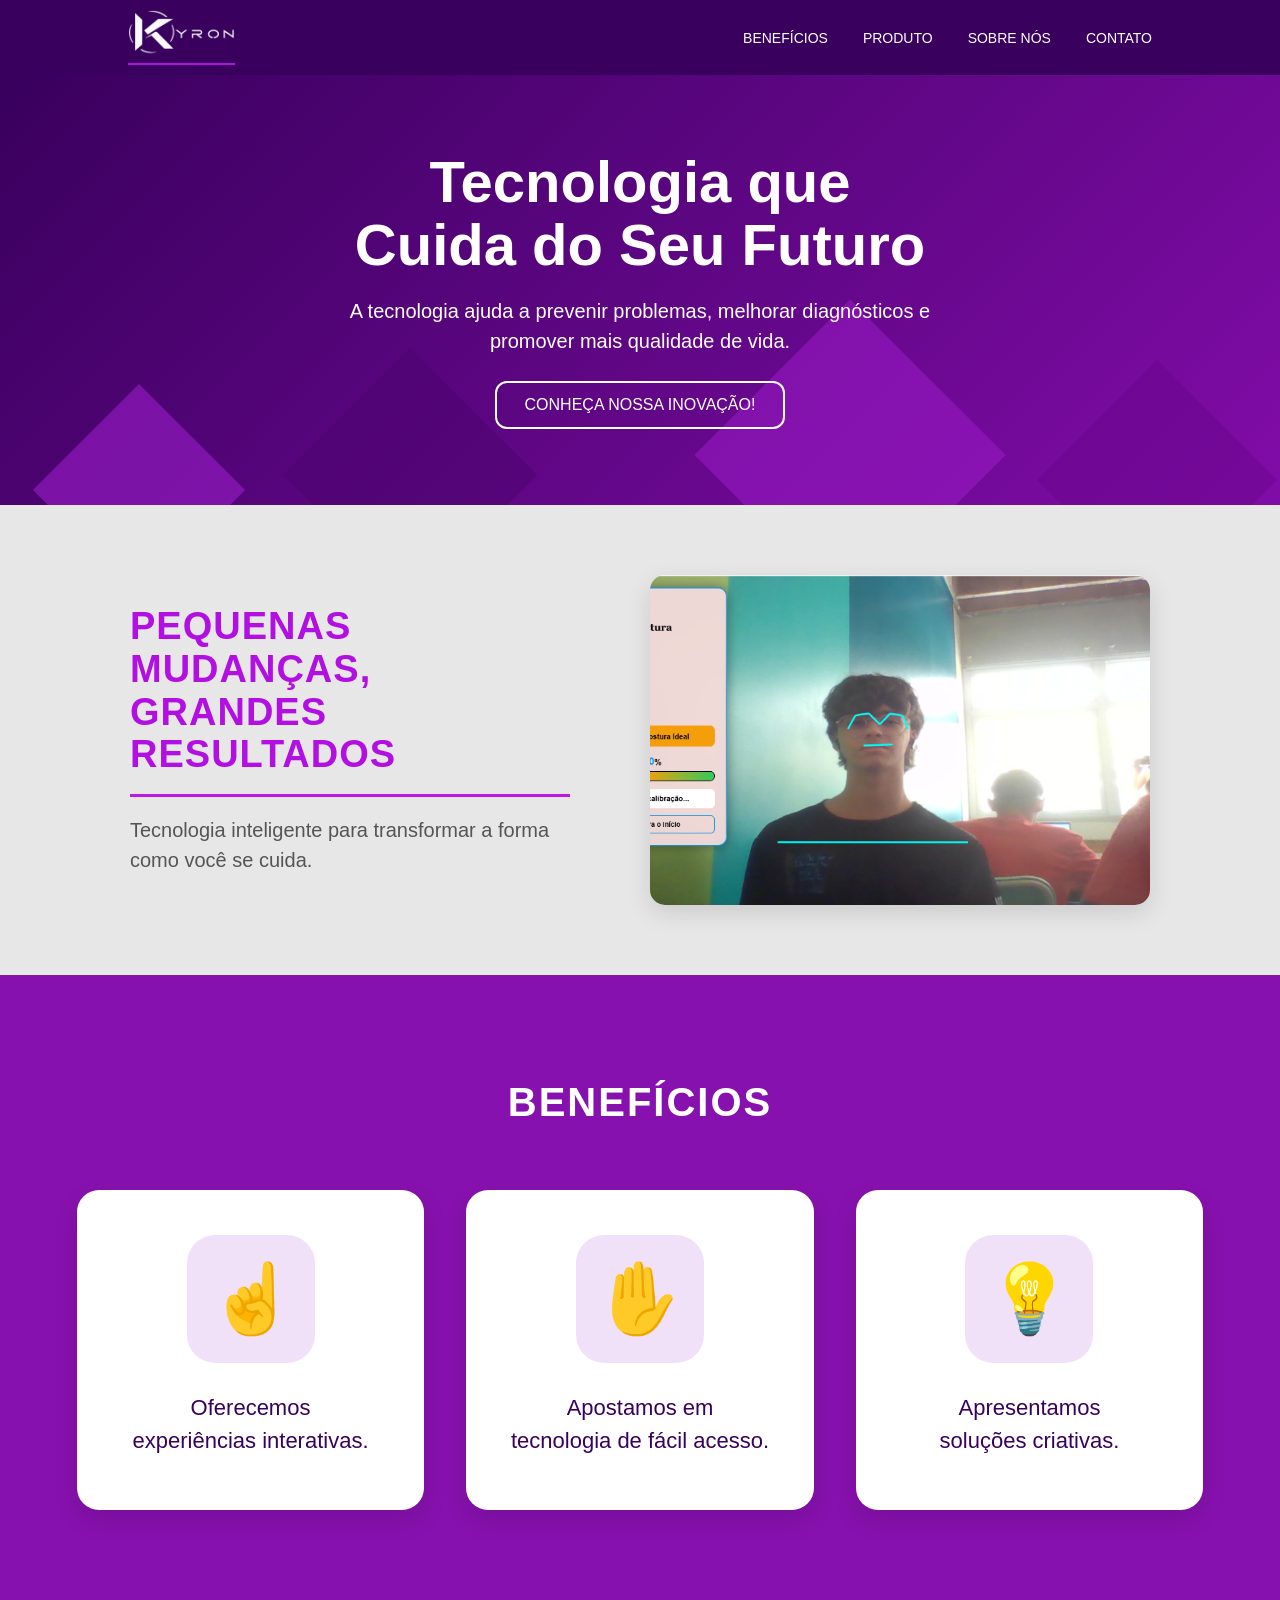
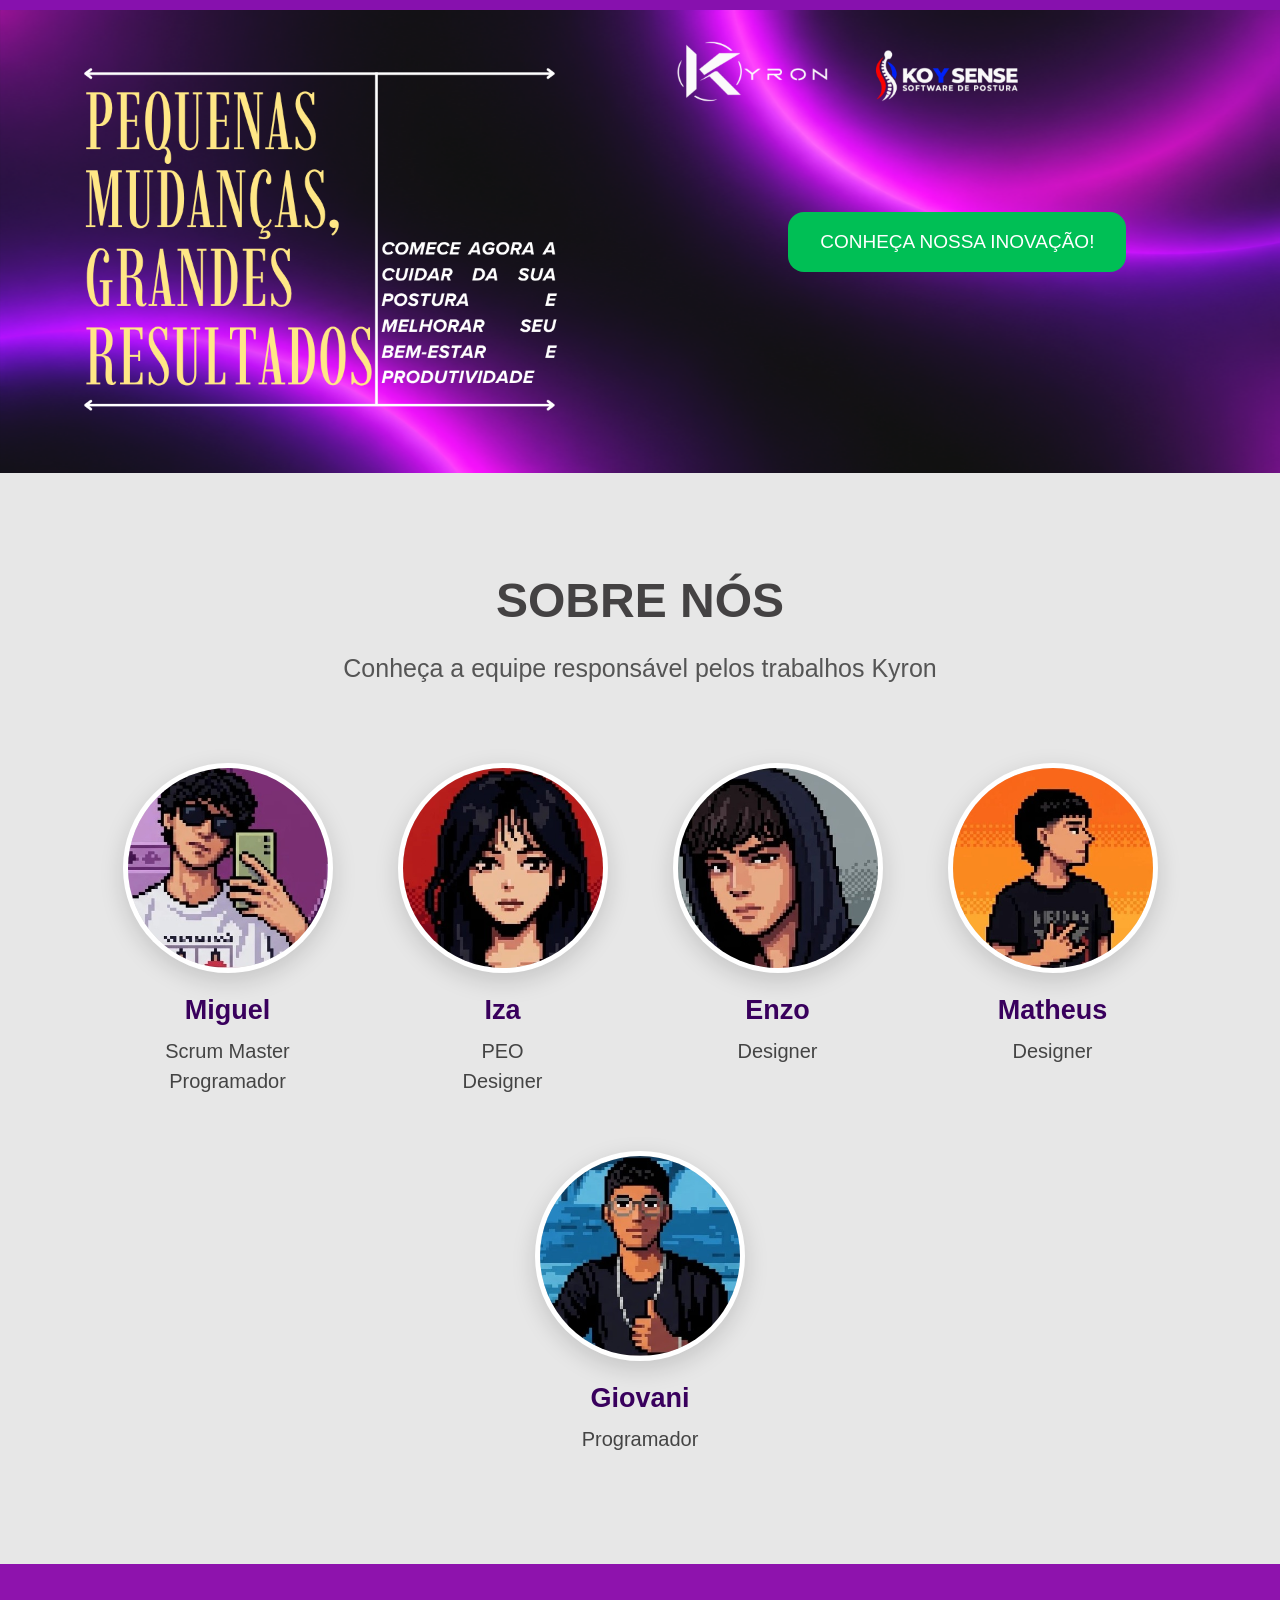
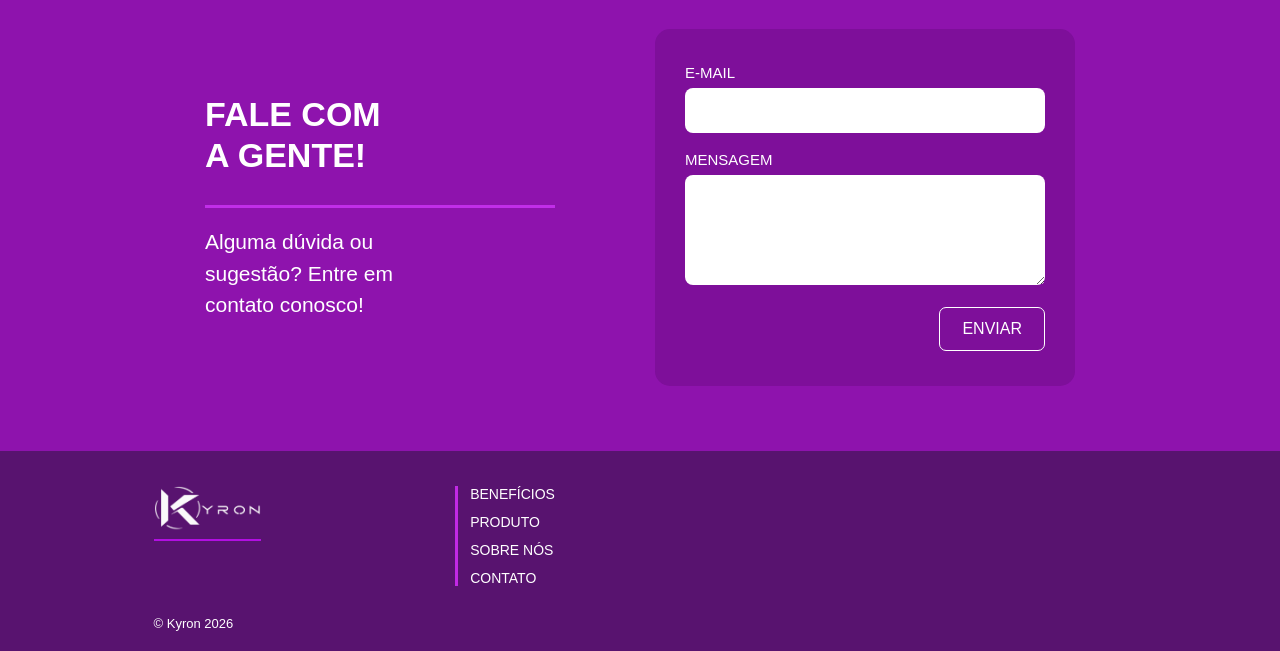
<file: index.html>
<!DOCTYPE html>
<html lang="pt-BR">

<head>
    <meta charset="UTF-8">
    <meta name="viewport" content="width=device-width, initial-scale=1.0">

    <title>Kyron | Tecnologia que Cuida do Seu Futuro</title>

    <link rel="stylesheet" href="./CSS/style.css">
</head>

<body>

    <!-- ================= CABEÇALHO ================= -->

    <header class="header">

        <a href="#inicio" class="logo">
        <img src="./IMG/removegb.png" alt="Logo Kyron" class="logo-img">
    </a>

        <nav class="menu">
            <a href="#beneficios">BENEFÍCIOS</a>
            <a href="#produto">PRODUTO</a>
            <a href="#sobre">SOBRE NÓS</a>
            <a href="#contato">CONTATO</a>
        </nav>

    </header>


    <!-- ================= CONTEÚDO ================= -->

    <main>

        <!-- HERO -->

        <section id="inicio" class="hero">

            <div class="hero-content">

                <h1>
                    Tecnologia que<br>
                    Cuida do Seu Futuro
                </h1>

                <p>
                    A tecnologia ajuda a prevenir problemas, melhorar
                    diagnósticos e promover mais qualidade de vida.
                </p>

                <a href="./segundosite.html" class="botao-outline">
                    CONHEÇA NOSSA INOVAÇÃO!
                </a>

            </div>

            <div class="formas">

                <div class="forma forma1"></div>
                <div class="forma forma2"></div>
                <div class="forma forma3"></div>
                <div class="forma forma4"></div>

            </div>

        </section>


        <!-- ================= PRODUTO ================= -->

        <section id="produto" class="produto">

            <div class="produto-texto">

                <h2>
                    PEQUENAS<br>
                    MUDANÇAS,<br>
                    GRANDES<br>
                    RESULTADOS
                </h2>

                <div class="linha-roxa"></div>

                <p>
                    Tecnologia inteligente para
                    transformar a forma como
                    você se cuida.
                </p>

            </div>
            </div>

            <div class="produto-imagem">
                <img src="./IMG/Analise de postura.png" class="imagem-direita" alt="Análise de postura">

</div>
             


        </section>


        <!-- ================= BENEFÍCIOS ================= -->

        <section id="beneficios" class="beneficios">

            <h2 id="kk">BENEFÍCIOS</h2>

            <div class="beneficios-container">

                <div class="beneficio">

                    <div class="icone">
                        ☝
                    </div>

                    <p>
                Oferecemos<br>
                experiências interativas.
            </p>

                </div>


                <div class="beneficio">

                    <div class="icone">
                        ✋
                    </div>

                    <p>
                Apostamos em<br>
                tecnologia de fácil acesso.
            </p>

                </div>


                <div class="beneficio">

                    <div class="icone">
                        💡
                    </div>

                    <p>
                Apresentamos<br>
                soluções criativas.
            </p>
                </div>

            </div>

        </section>


        <!-- ================= KOISENSE ================= -->

       <section class="koisense">

    <!-- Imagem de fundo completa com texto embutido -->
    <img src="./IMG/banner-kyron.png.png" alt="Kyron & Koisense - Pequenas Mudanças, Grandes Resultados" class="koisense-bg-img">

    <!-- Botão posicionado no centro-direito -->
    <a href="./segundosite.html" class="botao-verde koisense-btn">
        CONHEÇA NOSSA INOVAÇÃO!
    </a>

</section>


        <!-- ================= SOBRE NÓS ================= -->

        <section id="sobre" class="sobre">

            <h2>SOBRE NÓS</h2>

            <p class="subtitulo">
                Conheça a equipe responsável pelos trabalhos Kyron
            </p>


           <div class="equipe">

    <div class="membro">
        <div class="foto">
            <img src="./IMG/matheus.png" alt="Miguel">
        </div>
        <h3>Miguel</h3>
        <p>
            Scrum Master<br>
            Programador
        </p>
    </div>

    <div class="membro">
        <div class="foto">
            <img src="./IMG/Iza (2).png" alt="Iza">
        </div>
        <h3>Iza</h3>
        <p>
            PEO<br>
            Designer
        </p>
    </div>

    <div class="membro">
        <div class="foto">
            <img src="./IMG/Enzo.png" alt="Enzo">
        </div>
        <h3>Enzo</h3>
        <p>
            Designer
        </p>
    </div>

    <div class="membro">
        <div class="foto">
            <img src="./IMG/daleluchi.png" alt="Matheus">
        </div>
        <h3>Matheus</h3>
        <p>
            Designer
        </p>
    </div>

    <div class="membro">
        <div class="foto">
            <img src="./IMG/Giovani.png" alt="Giovani">
        </div>
        <h3>Giovani</h3>
        <p>
            Programador
        </p>
    </div>

</div>

        </section>


        <!-- ================= CONTATO ================= -->

        <section id="contato" class="contato">

            <div class="contato-texto">

                <h2>
                    FALE COM<br>
                    A GENTE!
                </h2>

                <div class="linha-contato"></div>

                <p>
                    Alguma dúvida ou<br>
                    sugestão? Entre em<br>
                    contato conosco!
                </p>

            </div>


            <form id="formulario" class="formulario">

                <label for="email">
                    E-MAIL
                </label>

                <input
                    type="email"
                    id="email"
                    required
                >


                <label for="mensagem">
                    MENSAGEM
                </label>

                <textarea
                    id="mensagem"
                    required
                ></textarea>


                <button type="submit">
                    ENVIAR
                </button>

            </form>

        </section>

    </main>


    <!-- ================= RODAPÉ ================= -->

    <footer class="footer">

        <div class="footer-logo">

             <a href="#inicio" class="logo">
        <img src="./IMG/removegb.png" alt="Logo Kyron" class="logo-img">
    </a>

        </div>


        <div class="footer-links">

            <a href="#beneficios">
                BENEFÍCIOS
            </a>

            <a href="#produto">
                PRODUTO
            </a>

            <a href="#sobre">
                SOBRE NÓS
            </a>

            <a href="#contato">
                CONTATO
            </a>

        </div>


        <p class="copyright">
            © Kyron 2026
        </p>

    </footer>


    <script src="./JS/script.js"></script>

</body>
</html>
</file>
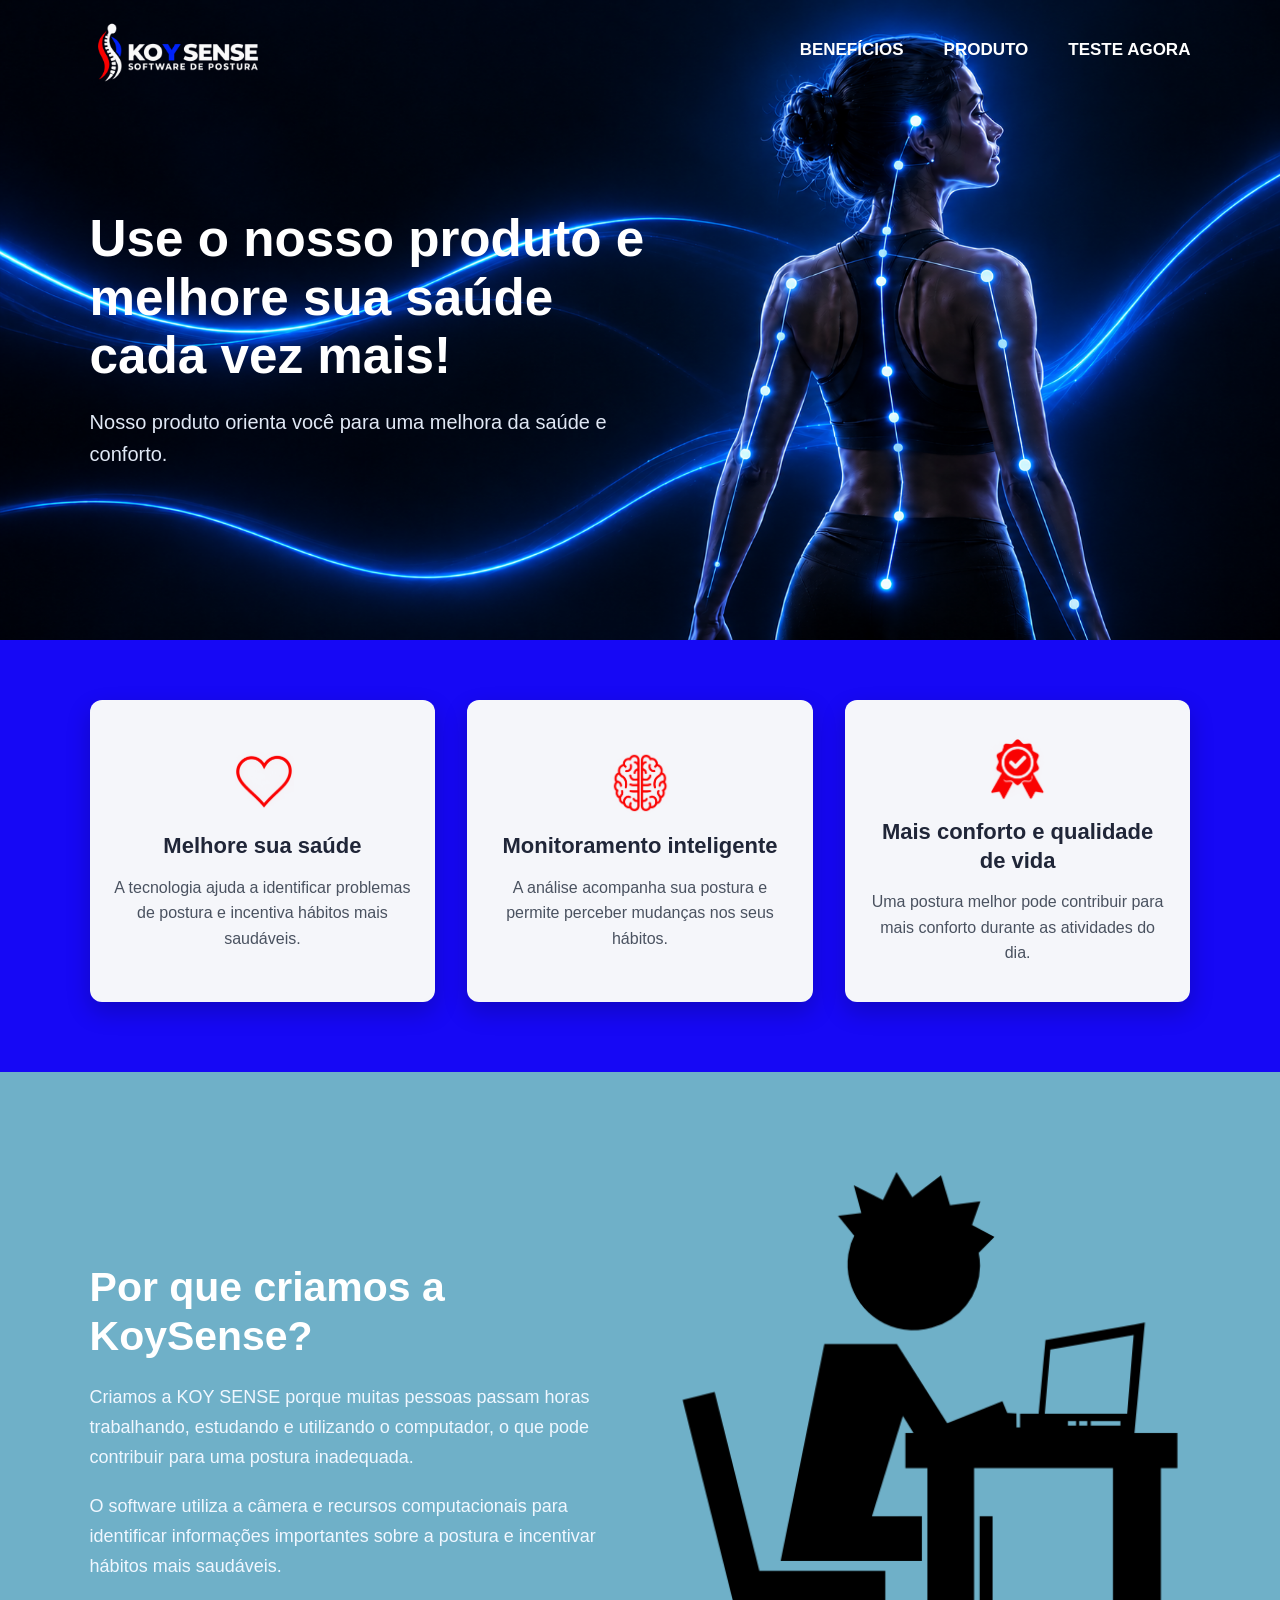
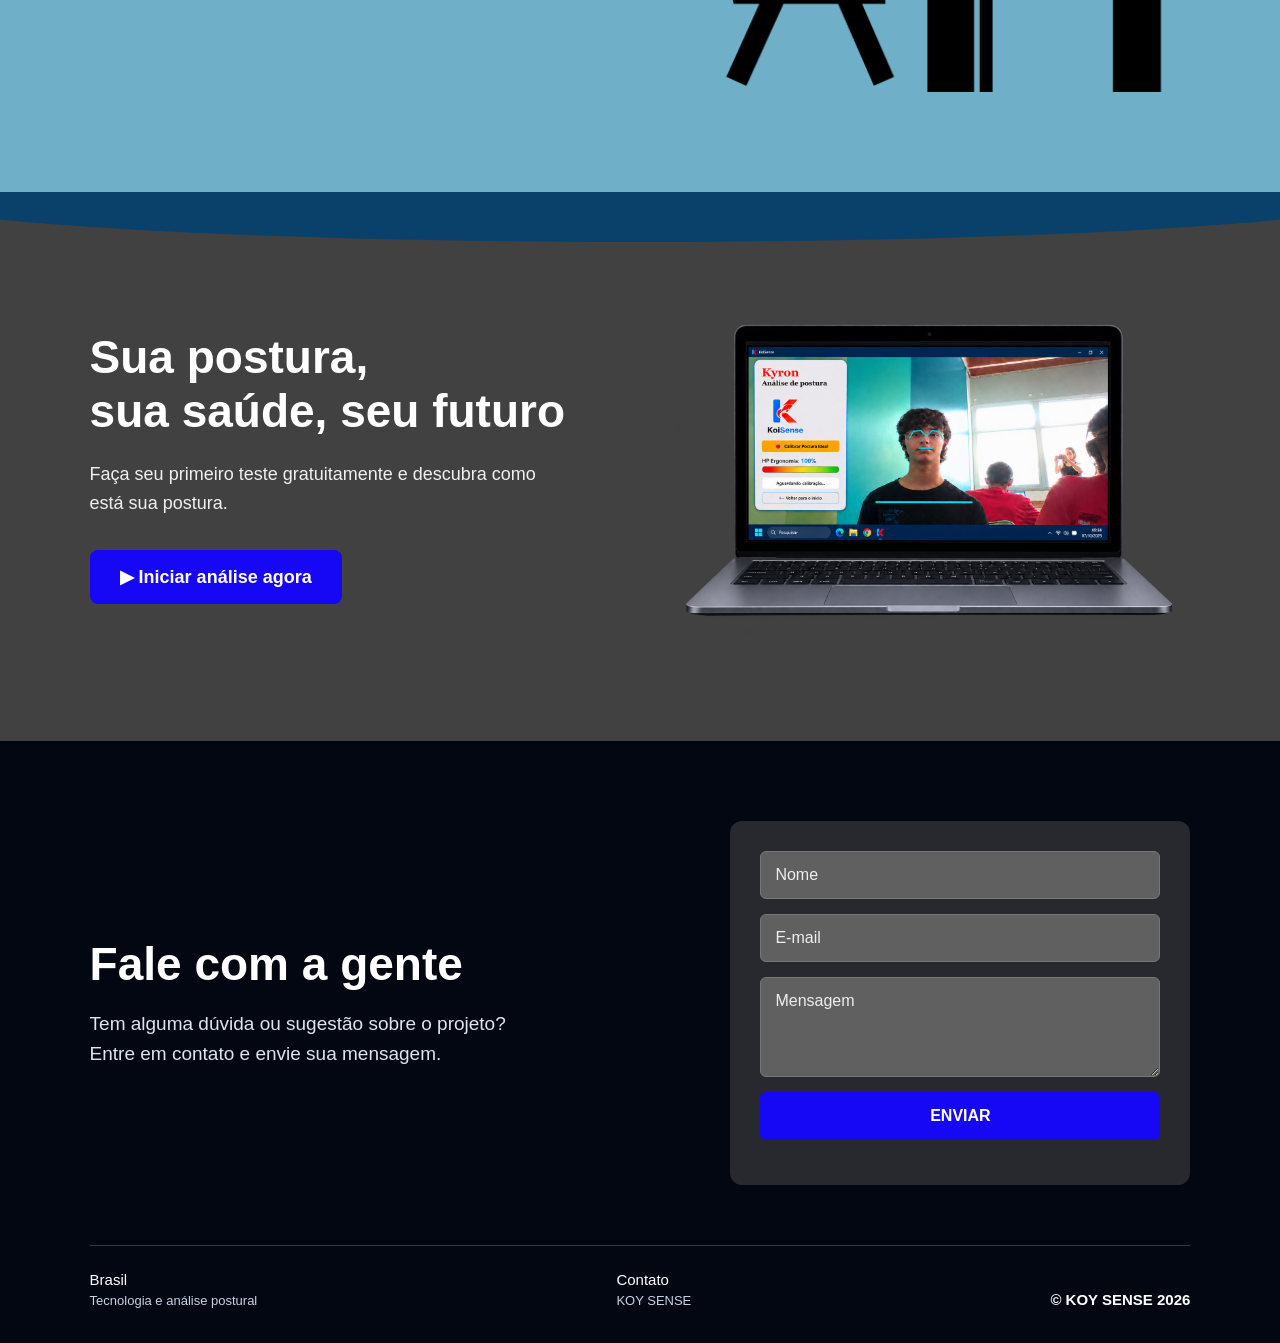
<file: segundosite.html>
<!DOCTYPE html>
<html lang="pt-BR">
<head>
    <meta charset="UTF-8">
    <meta name="viewport" content="width=device-width, initial-scale=1.0">
    <title>KOY SENSE | Tecnologia e Postura</title>
    <link rel="stylesheet" href="./CSS/segundosite.css">
    <script src="./JS/segundosite.js" defer></script>
</head>
<body>

    <header class="header">
        <a href="#inicio" class="logo">
            <img src="./IMG/logo.png" id="logo1" alt="Logo KOY SENSE">
        </a>

        <button class="menu-toggle" id="menuToggle" aria-label="Abrir menu" aria-expanded="false">☰</button>

        <nav class="menu" id="menu">
            <a href="#beneficios">BENEFÍCIOS</a>
            <a href="#produto">PRODUTO</a>
            <a href="#teste">TESTE AGORA</a>
        </nav>
    </header>

    <main>
        <section class="hero" id="inicio">
            <div class="hero-imagem-container">
                <img src="./IMG/telainicialsegundosite.png" alt="Pessoa com pontos luminosos para análise postural">
            </div>

            <div class="hero-text">
                <h1>Use o nosso produto e melhore sua saúde cada vez mais!</h1>
                <p>Nosso produto orienta você para uma melhora da saúde e conforto.</p>
            </div>
        </section>

        <section class="beneficios" id="beneficios">
            <article class="beneficio-card">
                <div class="icone">
                    <img src="./IMG/coracao.png" alt="Coração">
                </div>
                <h2>Melhore sua saúde</h2>
                <p>A tecnologia ajuda a identificar problemas de postura e incentiva hábitos mais saudáveis.</p>
            </article>

            <article class="beneficio-card">
                <div class="icone">
                    <img src="./IMG/cerebro.png" alt="Cérebro">
                </div>
                <h2>Monitoramento inteligente</h2>
                <p>A análise acompanha sua postura e permite perceber mudanças nos seus hábitos.</p>
            </article>

            <article class="beneficio-card">
                <div class="icone">
                    <img src="./IMG/medalha.png" alt="Medalha">
                </div>
                <h2>Mais conforto e qualidade de vida</h2>
                <p>Uma postura melhor pode contribuir para mais conforto durante as atividades do dia.</p>
            </article>
        </section>

        <section class="produto" id="produto">
            <div class="produto-texto">
                <h2>Por que criamos a KoySense?</h2>
                <p>Criamos a KOY SENSE porque muitas pessoas passam horas trabalhando, estudando e utilizando o computador, o que pode contribuir para uma postura inadequada.</p>
                <p>O software utiliza a câmera e recursos computacionais para identificar informações importantes sobre a postura e incentivar hábitos mais saudáveis.</p>
            </div>

            <div class="produto-imagem">
                <img src="./IMG/ICONE HOMEM PC.png" alt="Pessoa utilizando um notebook">
            </div>
        </section>

        <section class="teste" id="teste">
            <div class="teste-texto">
                <h2>Sua postura,<br>sua saúde, seu futuro</h2>
                <p>Faça seu primeiro teste gratuitamente e descubra como está sua postura.</p>
                <a href="analise.html" class="botao-teste">▶ Iniciar análise agora</a>
            </div>

            <div class="teste-imagem">
                <img src="./IMG/IIIIIIIIIIII.png" alt="Tela do software de análise postural">
            </div>
        </section>
    </main>

    <footer class="footer" id="contato">

        <div class="footer-conteudo">

            <div class="footer-texto">
                <h2 id="tituloContatos">Fale com a gente</h2>
                <p id="textoContatos">Tem alguma dúvida ou sugestão sobre o projeto? Entre em contato e envie sua mensagem.</p>
            </div>

            <form class="formulario" id="formContato">
                <label class="visually-hidden" for="nome">Nome</label>
                <input id="nome" type="text" name="nome" placeholder="Nome" required>

                <label class="visually-hidden" for="email">E-mail</label>
                <input id="email" type="email" name="email" placeholder="E-mail" required>

                <label class="visually-hidden" for="mensagem">Mensagem</label>
                <textarea id="mensagem" name="mensagem" placeholder="Mensagem" required></textarea>

                <button type="submit">ENVIAR</button>
                <p id="mensagemStatus" aria-live="polite"></p>
            </form>
        </div>

        <div class="footer-bottom">
            <div>
                <span>Brasil</span>
                <small>Tecnologia e análise postural</small>
            </div>

            <div>
                <span>Contato</span>
                <small>KOY SENSE</small>
            </div>

            <strong>© KOY SENSE 2026</strong>
        </div>
    </footer>

</body>
</html>
</file>
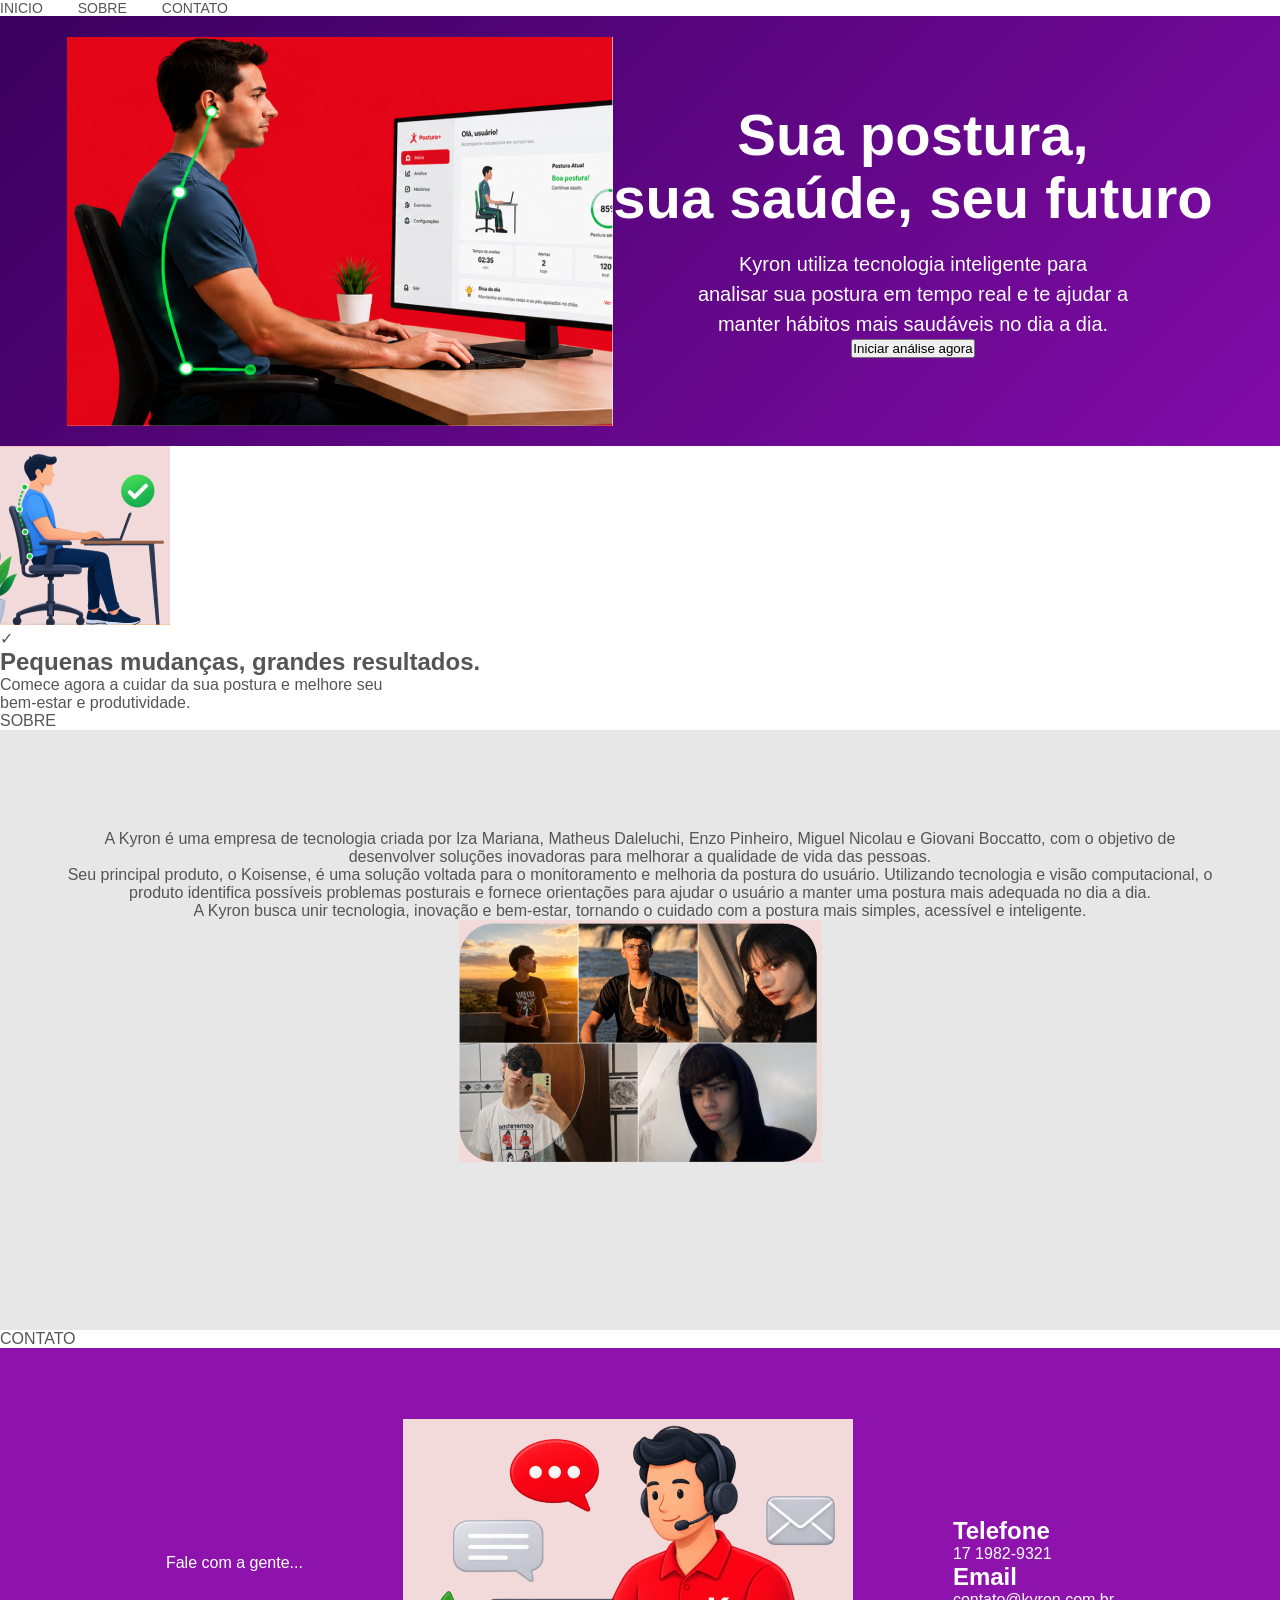
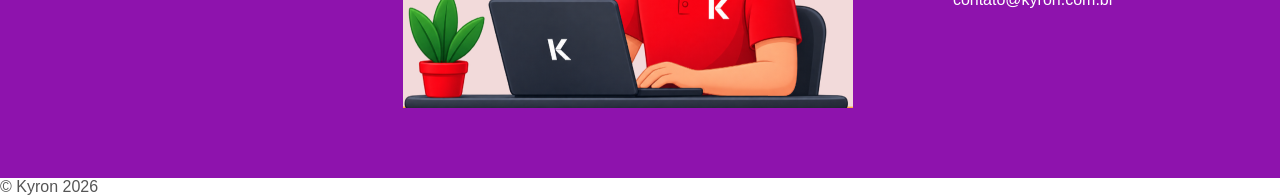
<file: IMG/PROJETO.HTML>
<!DOCTYPE html>
<html lang="pt-BR">
<head>
    <meta charset="UTF-8">
    <meta name="viewport" content="width=device-width, initial-scale=1.0">
    <title>Kyron</title>
    <link rel="stylesheet" href="/CSS/style.css">
</head>
<body>

<div class="site">

    <!-- MENU -->
    <header class="topo">
        <nav class="menu">
            <a href="#inicio">INICIO</a>
            <a href="#sobre">SOBRE</a>
            <a href="#contato">CONTATO</a>
        </nav>
    </header>

    <!-- INÍCIO -->
    <section id="inicio" class="hero">
        <img class="hero-visual" src="/IMG/hero.png" alt="">

        <div class="hero-texto">
            <h1>Sua postura,<br>sua saúde, seu futuro</h1>

            <p>
                Kyron utiliza tecnologia inteligente para<br>
                analisar sua postura em tempo real e te ajudar a<br>
                manter hábitos mais saudáveis no dia a dia.
            </p>

            <button class="botao-analise" id="iniciarAnalise">
                <span class="play"></span>
                <span>Iniciar análise agora</span>
            </button>
        </div>
    </section>

    <section class="chamada">
        <img class="chamada-visual" src="/IMG/postura.png" alt="">

        <div class="chamada-texto">
            <span class="check">✓</span>

            <h2>Pequenas mudanças, grandes resultados.</h2>

            <p>
                Comece agora a cuidar da sua postura e melhore seu<br>
                bem-estar e produtividade.
            </p>
        </div>
    </section>

    <!-- SOBRE -->
    <section id="sobre" class="pagina">
        <header class="titulo-pagina">SOBRE</header>

        <main class="sobre">
            <div class="sobre-texto">
                A Kyron é uma empresa de tecnologia criada por Iza Mariana, Matheus Daleluchi, Enzo Pinheiro, Miguel Nicolau e Giovani Boccatto, com o objetivo de desenvolver soluções inovadoras para melhorar a qualidade de vida das pessoas.<br>
                Seu principal produto, o Koisense, é uma solução voltada para o monitoramento e melhoria da postura do usuário. Utilizando tecnologia e visão computacional, o produto identifica possíveis problemas posturais e fornece orientações para ajudar o usuário a manter uma postura mais adequada no dia a dia.<br>
                A Kyron busca unir tecnologia, inovação e bem-estar, tornando o cuidado com a postura mais simples, acessível e inteligente.
            </div>

            <img class="equipe" id="fotoEquipe" src="/IMG/equipe.png" alt="">
        </main>
    </section>

    <!-- CONTATO -->
    <section id="contato" class="pagina">
        <header class="titulo-pagina">CONTATO</header>

        <main class="contato">
            <div class="contato-titulo">Fale com a gente...</div>

            <img class="atendimento" src="/IMG/atendimento.png" alt="">

            <div class="info">
                <div class="info-bloco">
                    <h2>Telefone</h2>
                    <p>17 1982-9321</p>
                </div>

                <div class="info-bloco">
                    <h2>Email</h2>
                    <p>contato@kyron.com.br</p>
                </div>
            </div>
        </main>
    </section>

    <footer class="rodape">© Kyron 2026</footer>

</div>

<script src="/JS/script.js"></script>
</body>
</html>
</file>
<file: CSS/style.css>
* {
    margin: 0;
    padding: 0;
    box-sizing: border-box;
}

html {
    scroll-behavior: smooth;
}

body {
    font-family: Arial, Helvetica, sans-serif;
    color: #555;
    background: white;
}

a {
    text-decoration: none;
    color: inherit;
}



/* CABEÇALHO */

.header {
    min-height: 75px;
    background: #39005d;
    display: flex;
    align-items: center;
    justify-content: space-between;
    padding: 0 10%;
    color: white;
    position: relative;
    z-index: 10;
}

.logo {
    display: flex;
    align-items: center;
}

.logo-img {
    height: 45px; /* Ajuste a altura máxima conforme desejado */
    width: auto;
    display: block;
    object-fit: contain;
}

.logo {
    display: flex;
    align-items: center;
    gap: 10px;
    color: #ffffff;
    font-size: 18px;
    letter-spacing: 3px;
    font-weight: bold;
    padding-bottom: 8px;
    border-bottom: 2px solid #b20fe2;
}

.logo-icon {
    font-size: 38px;
    font-weight: 900;
    color: #2563eb;
    line-height: 1;
}

.menu {
    display: flex;
    gap: 35px;
    font-size: 14px;
}

.menu a {
    transition: 0.3s;
}

.menu a:hover {
    color: #e58cff;
}

/* INÍCIO */

.hero {
    min-height: 430px;
    position: relative;
    overflow: hidden;
    background: linear-gradient(135deg, #39005d, #810ca8);
    color: white;
    text-align: center;
    display: flex;
    justify-content: center;
    align-items: center;
}

.hero-content {
    position: relative;
    z-index: 2;
    padding: 50px 20px;
}

.hero h1 {
    font-size: clamp(38px, 5vw, 58px);
    line-height: 1.08;
    font-weight: 700;
    margin-bottom: 20px;
}

.hero p {
    max-width: 650px;
    margin: auto;
    font-size: 20px;
    line-height: 1.5;
}

.botao-outline {
    display: inline-block;
    margin-top: 25px;
    padding: 13px 28px;
    border: 2px solid white;
    border-radius: 12px;
    font-size: 16px;
    transition: 0.3s;
}

.botao-outline:hover {
    background: white;
    color: #65058c;
}

.formas {
    position: absolute;
    bottom: 0;
    left: 0;
    width: 100%;
    height: 150px;
}

.forma {
    position: absolute;
    bottom: -60px;
    transform: rotate(45deg);
    opacity: 0.55;
}

.forma1 {
    width: 150px;
    height: 150px;
    left: 5%;
    background: #a020cf;
}

.forma2 {
    width: 180px;
    height: 180px;
    left: 25%;
    background: #4d0570;
}

.forma3 {
    width: 220px;
    height: 220px;
    right: 25%;
    background: #9c1bc6;
}

.forma4 {
    width: 170px;
    height: 170px;
    right: 3%;
    background: #6c078f;
}

/* PRODUTO */

.produto {
    width: 100%;
    min-height: 470px;
    background: #e7e7e7;
    display: flex;
    align-items: center;
    justify-content: center;
    gap: 80px;
    padding: 65px 8%;
}

.produto-texto {
    width: 440px;
    min-height: 330px;
    background: transparent; /* Removido o fundo branco */
    padding: 20px 0;         /* Ajustado o espaçamento */
    border-radius: 0;        /* Removidos os cantos arredondados */
    display: flex;
    flex-direction: column;
    justify-content: center;
    box-shadow: none;
}

.produto-texto h2 {
    color: #b20fe2;
    font-size: 38px;
    line-height: 1.12;
    letter-spacing: 1px;
    font-weight: 800;
}

.linha-roxa {
    width: 100%;
    height: 3px;
    background: #bc19e5;
    margin: 18px 0;
}

.produto-texto p {
    color: #555;
    font-size: 20px;
    line-height: 1.5;
}

.produto-imagem {
    width: 500px;
    height: 330px;
    overflow: hidden;
    border-radius: 15px;
    background: #ffffff;
    box-shadow: 0 8px 25px rgba(0, 0, 0, 0.12);
}

.produto-imagem img {
    width: 100%;
    height: 100%;
    object-fit: cover;
    display: block;
}

/* BENEFÍCIOS */

.beneficios {
    width: 100%;
    min-height: 550px;
    padding: 105px 6% 100px;
    background: #8711ae;
    text-align: center;
}

.beneficios h2 {
    color: #ffffff;
    font-size: 40px;
    font-weight: 800;
    letter-spacing: 2px;
    margin-bottom: 65px;
}

.beneficios-container {
    max-width: 1250px;
    margin: auto;
    display: flex;
    justify-content: center;
    align-items: stretch;
    gap: 42px;
}

.beneficio {
    flex: 1;
    max-width: 400px;
    min-height: 320px;
    padding: 45px 30px;
    background: #ffffff;
    border-radius: 22px;
    display: flex;
    flex-direction: column;
    align-items: center;
    justify-content: flex-start;
    box-shadow: 0 10px 25px rgba(0, 0, 0, 0.12);
    transition: 0.3s ease;
}

.beneficio:hover {
    transform: translateY(-10px);
    box-shadow: 0 18px 35px rgba(0, 0, 0, 0.2);
}

.icone {
    width: 128px;
    height: 128px;
    background: #f0e1f8;
    border-radius: 28px;
    display: flex;
    align-items: center;
    justify-content: center;
    font-size: 68px;
    margin-bottom: 28px;
}

.beneficio p {
    color: #39005d;
    font-size: 22px;
    line-height: 1.5;
    font-weight: 500;
    text-align: center;
}

/* KOISENSE */

/* KOISENSE */

.koisense {
    width: 100%;
    position: relative;
    display: flex;
    align-items: center;
    justify-content: flex-end;
    overflow: hidden;
}

.koisense-bg-img {
    width: 100%;
    height: auto;
    display: block;
    object-fit: cover;
}

.koisense-btn {
    position: absolute;
    right: 12%; /* Ajusta a posição horizontal no lado direito */
    top: 50%; /* Centraliza verticalmente */
    transform: translateY(-50%);
    z-index: 2;
    white-space: nowrap;
}

/* Ajustes de Responsividade para o Botão da Koisense */
@media (max-width: 850px) {
    .koisense-btn {
        right: 8%;
        font-size: 15px;
        padding: 12px 20px;
    }
}

@media (max-width: 450px) {
    .koisense-btn {
        right: 5%;
        font-size: 11px;
        padding: 8px 12px;
        border-radius: 8px;
    }
}

.koisense {
    width: 100%;
    position: relative;
    display: flex;
    align-items: center;
    justify-content: flex-end;
    overflow: hidden;
    padding: 0; /* Remove os espaçamentos internos que criavam o fundo cinza */
    background: transparent;
}

.koisense-texto {
    width: 550px;
}

.koisense-texto h2 {
    font-size: 42px;
    line-height: 1.25;
    font-weight: 800;
    margin-bottom: 25px;
}

.koisense-texto p {
    font-size: 23px;
    line-height: 1.5;
    margin-bottom: 30px;
}

.botao-verde {
    display: inline-block;
    background: #00bf55;
    color: white;
    padding: 19px 32px;
    font-size: 19px;
    border-radius: 16px;
    transition: 0.3s;
}

.botao-verde:hover {
    background: #009f48;
    transform: translateY(-4px);
}

.logo-koisense {
    width: 520px;
    display: flex;
    justify-content: center;
    align-items: center;
    text-align: center;
}

.logo-koisense-img,
.logo-koisense img {
    display: block;
    width: 400%;
    max-width: 480px;
    margin-left: -150px;
    margin-top: -40px;
    height: auto;
    object-fit: contain;
}

.simbolo-postura {
    width: 200px;
    height: 100px;
    margin: auto;
    position: relative;
}

.linha-vermelha {
    position: absolute;
    left: 13px;
    height: 67px;
    width: 5px;
    background: #e22;
    border-radius: 50%;
}

.linha-preta {
    position: absolute;
    left: 20px;
    height: 67px;
    width: 6px;
    background: black;
    border-radius: 50%;
}

.linha-azul {
    position: absolute;
    right: 2px;
    top: 20px;
    height: 25px;
    width: 7px;
    background: #1743dd;
}

/* SOBRE NÓS */

.sobre {
    width: 100%;
    min-height: 600px;
    background: #e7e7e7;
    text-align: center;
    padding: 100px 5% 110px;
}

.sobre h2 {
    font-size: 48px;
    color: #444243;
    font-weight: 800;
    margin-bottom: 22px;
}

.subtitulo {
    color: #555;
    font-size: 25px;
    line-height: 1.5;
    margin: 0 auto 75px;
}

.equipe {
    max-width: 1550px;
    margin: auto;
    display: flex;
    justify-content: center;
    align-items: flex-start;
    gap: 55px;
    flex-wrap: wrap;
}

.membro {
    width: 220px;
    text-align: center;
    transition: 0.3s ease;
}

.membro:hover {
    transform: translateY(-12px);
}

.foto {
    width: 210px;
    height: 210px;
    border-radius: 50%;
    overflow: hidden;
    margin: 0 auto 22px;
    border: 5px solid white;
    box-shadow: 0 8px 25px rgba(0, 0, 0, 0.15);
    background: #ddd;
}

.foto img {
    width: 100%;
    height: 100%;
    object-fit: cover;
    display: block;
    transition: 0.3s;
}

.membro:hover .foto img {
    transform: scale(1.08);
}

.membro h3 {
    font-size: 27px;
    color: #39005d;
    margin-bottom: 10px;
    font-weight: 800;
}

.membro p {
    font-size: 20px;
    line-height: 1.5;
    color: #444;
}

/* CONTATO */

.contato {
    min-height: 430px;
    background: #8e13ad;
    color: white;
    display: flex;
    justify-content: center;
    align-items: center;
    gap: 100px;
    padding: 65px 8%;
}

.contato-texto {
    width: 350px;
}

.contato-texto h2 {
    font-size: 34px;
    line-height: 1.2;
}

.linha-contato {
    height: 3px;
    width: 100%;
    background: #c12ee8;
    margin: 30px 0 18px;
}

.contato-texto p {
    font-size: 21px;
    line-height: 1.5;
}

.formulario {
    width: 420px;
    background: rgba(85, 5, 106, 0.28);
    padding: 35px 30px;
    border-radius: 15px;
}

.formulario label {
    display: block;
    font-size: 15px;
    margin-bottom: 7px;
}

.formulario input,
.formulario textarea {
    width: 100%;
    border: 0;
    border-radius: 8px;
    background: white;
    margin-bottom: 18px;
    padding: 13px;
    outline: none;
    font-family: Arial, Helvetica, sans-serif;
    font-size: 15px;
}

.formulario input {
    height: 45px;
}

.formulario textarea {
    height: 110px;
    resize: vertical;
}

.formulario button {
    display: block;
    margin-left: auto;
    background: transparent;
    color: white;
    border: 1px solid white;
    border-radius: 7px;
    padding: 12px 22px;
    cursor: pointer;
    font-size: 16px;
    transition: 0.3s;
}

.formulario button:hover {
    background: white;
    color: #8e13ad;
}

/* RODAPÉ */

.footer {
    min-height: 200px;
    background: #58136f;
    color: white;
    position: relative;
    padding: 35px 12%;
}

.footer-logo {
    position: absolute;
    left: 12%;
    top: 35px;
}

.footer-links {
    border-left: 3px solid #c229e5;
    padding-left: 12px;
    margin-left: 31%;
    display: flex;
    flex-direction: column;
    gap: 12px;
    font-size: 14px;
}

.footer-links a:hover {
    color: #e58cff;
}

.redes {
    position: absolute;
    right: 12%;
    top: 95px;
    display: flex;
    gap: 15px;
}

.redes a {
    width: 42px;
    height: 42px;
    border-radius: 50%;
    background: white;
    color: #ed4b9d;
    display: flex;
    justify-content: center;
    align-items: center;
    font-weight: bold;
    font-size: 20px;
    transition: 0.3s;
}

.redes a:last-child {
    color: red;
}

.redes a:hover {
    transform: scale(1.12);
}

.copyright {
    position: absolute;
    left: 12%;
    bottom: 20px;
    font-size: 13px;
}

/* RESPONSIVIDADE - TABLETS */

@media (max-width: 850px) {

    .header {
        padding: 15px 5%;
    }

    .menu {
        gap: 15px;
        font-size: 12px;
    }

    .produto {
        flex-direction: column;
        gap: 30px;
        padding: 55px 20px;
    }

    .produto-texto {
        width: 100%;
        max-width: 500px;
    }

    .produto-imagem {
        width: 100%;
        max-width: 500px;
    }

    .beneficios {
        padding: 65px 20px;
    }

    .beneficios h2 {
        font-size: 32px;
        margin-bottom: 40px;
    }

    .beneficios-container {
        flex-direction: column;
        align-items: center;
        gap: 25px;
    }

    .beneficio {
        width: 100%;
        max-width: 400px;
        min-height: 290px;
    }

    .koisense {
        flex-direction: column;
        text-align: center;
        gap: 45px;
        padding: 60px 25px;
    }

    .koisense-texto {
        width: 100%;
        max-width: 550px;
    }

    .koisense-texto h2 {
        font-size: 32px;
    }

    .koisense-texto p {
        font-size: 19px;
    }

    .logo-koisense {
        width: 100%;
        max-width: 380px;
    }

    .sobre {
        padding: 70px 20px;
    }

    .sobre h2 {
        font-size: 38px;
    }

    .subtitulo {
        font-size: 20px;
        margin-bottom: 50px;
    }

    .equipe {
        gap: 35px;
    }

    .membro {
        width: 170px;
    }

    .foto {
        width: 160px;
        height: 160px;
    }

    .membro h3 {
        font-size: 23px;
    }

    .membro p {
        font-size: 17px;
    }

    .contato {
        flex-direction: column;
        gap: 35px;
        padding: 55px 20px;
    }

    .contato-texto {
        width: 100%;
        max-width: 420px;
        text-align: center;
    }

    .formulario {
        width: 100%;
        max-width: 420px;
    }

    .footer {
        padding-left: 8%;
        padding-right: 8%;
    }

    .footer-logo {
        left: 8%;
    }

    .footer-links {
        margin-left: 40%;
    }

    .redes {
        right: 8%;
    }
}

/* RESPONSIVIDADE - CELULARES */

@media (max-width: 450px) {

    .header {
        flex-direction: column;
        gap: 15px;
        padding: 18px 10px;
    }

    .logo {
        font-size: 15px;
    }

    .menu {
        gap: 12px;
        font-size: 10px;
    }

    .hero {
        min-height: 350px;
    }

    .hero h1 {
        font-size: 33px;
    }

    .hero p {
        font-size: 16px;
    }

    .produto-texto {
        padding: 30px 25px;
        min-height: 280px;
    }

    .produto-texto h2 {
        font-size: 28px;
    }

    .produto-texto p {
        font-size: 16px;
    }

    .produto-imagem {
        height: 230px;
    }

    .beneficios h2 {
        font-size: 27px;
    }

    .beneficio {
        min-height: 260px;
    }

    .icone {
        width: 110px;
        height: 110px;
        font-size: 58px;
    }

    .beneficio p {
        font-size: 19px;
    }

    .koisense-texto h2 {
        font-size: 27px;
    }

    .koisense-texto p {
        font-size: 17px;
    }

    .logo-koisense {
        max-width: 300px;
    }

    .botao-verde {
        font-size: 15px;
        padding: 14px 20px;
    }

    .sobre h2 {
        font-size: 30px;
    }

    .subtitulo {
        font-size: 17px;
    }

    .equipe {
        gap: 30px;
    }

    .membro {
        width: 140px;
    }

    .foto {
        width: 125px;
        height: 125px;
    }

    .membro h3 {
        font-size: 20px;
    }

    .membro p {
        font-size: 15px;
    }

    .contato-texto h2 {
        font-size: 27px;
    }

    .contato-texto p {
        font-size: 17px;
    }

    .footer {
        min-height: 240px;
        padding: 25px 8%;
    }

    .footer-logo {
        position: static;
        margin-bottom: 25px;
    }

    .footer-links {
        margin-left: 0;
        font-size: 12px;
    }

    .redes {
        position: static;
        margin-top: 25px;
    }

    .copyright {
        position: static;
        margin-top: 20px;
        font-size: 11px;
    }
}
</file>
<file: CSS/segundosite.css>
* {
  box-sizing: border-box;
  margin: 0;
  padding: 0;
}

:root {
  --azul: #1608f5;
  --azul-escuro: #0a416a;
  --fundo: #050916;
  --branco: #ffffff;
}

html {
  scroll-behavior: smooth;
  scroll-padding-top: 85px;
}

body {
  font-family: Arial, Helvetica, sans-serif;
  background: var(--fundo);
  color: var(--branco);
  overflow-x: hidden;
  font-size: 16px;
}

img {
  max-width: 100%;
}

/* HEADER & NAVEGAÇÃO */
.header {
  position: absolute;
  z-index: 10;
  top: 0;
  left: 0;
  width: 100%;
  min-height: 85px;
  display: flex;
  align-items: center;
  justify-content: space-between;
  padding: 16px 7%;
  gap: 25px;
}

.logo {
  width: 175px;
  flex-shrink: 0;
}

.logo img {
  display: block;
  width: 100%;
  height: auto;
  object-fit: contain;
}

.menu {
  display: flex;
  align-items: center;
  gap: 40px;
}

.menu a {
  color: white;
  text-decoration: none;
  font-size: 17px;
  font-weight: 600;
  transition: color 0.3s;
}

.menu a:hover {
  color: #64caff;
}

.menu-toggle {
  display: none;
  border: none;
  background: transparent;
  color: white;
  font-size: 30px;
  cursor: pointer;
}

/* HERO SECTION */
.hero {
  position: relative;
  width: 100%;
  min-height: 640px;
  display: flex;
  align-items: center;
  justify-content: flex-start;
  padding: 100px 7% 60px;
  overflow: hidden;
  background-color: #020817;
}

.hero-imagem-container {
  position: absolute;
  inset: 0;
  width: 100%;
  height: 100%;
  z-index: 1;
}

.hero-imagem-container img {
  width: 100%;
  height: 100%;
  object-fit: cover;
  object-position: 80% center;
  display: block;
}

.hero-text {
  position: relative;
  z-index: 2;
  width: 100%;
  max-width: 580px;
}

.hero-text h1 {
  font-size: clamp(36px, 4vw, 54px);
  font-weight: 700;
  line-height: 1.15;
  margin-bottom: 20px;
  color: #ffffff;
}

.hero-text p {
  font-size: clamp(17px, 1.6vw, 20px);
  line-height: 1.6;
  color: #e0e8f5;
}

/* BENEFÍCIOS (SECÇÃO AZUL AJUSTADA E SEM INVADIR O BANNER) */
.beneficios {
  position: relative;
  z-index: 3;
  display: grid;
  grid-template-columns: repeat(3, 1fr);
  gap: 32px;
  padding: 60px 7% 70px;
  background: var(--azul);
}

.beneficio-card {
  padding: 36px 24px;
  background: #f5f6fa;
  color: #202638;
  text-align: center;
  box-shadow: 0 10px 25px rgba(0, 0, 0, 0.2);
  border-radius: 12px;
  width: 100%;
  display: flex;
  flex-direction: column;
  align-items: center;
  justify-content: center;
}

.icone {
  width: 64px;
  height: 64px;
  display: flex;
  align-items: center;
  justify-content: center;
  margin: 0 auto 18px;
}

.icone img {
  width: 100%;
  height: 100%;
  object-fit: contain;
}

.beneficio-card h2 {
  font-size: 22px;
  line-height: 1.3;
  margin-bottom: 14px;
  font-weight: 700;
}

.beneficio-card p {
  font-size: 16px;
  line-height: 1.6;
  color: #4a5260;
}

/* PRODUTO */
.produto {
  position: relative;
  display: grid;
  grid-template-columns: 1fr 1fr;
  align-items: center;
  gap: 60px;
  padding: 100px 7%;
  overflow: hidden;
  background-color: #6FB0C8;
  min-height: 500px;
}

.produto-texto,
.produto-imagem {
  position: relative;
  z-index: 1;
}

.produto-texto h2 {
  max-width: 540px;
  font-size: clamp(30px, 3.2vw, 42px);
  line-height: 1.2;
  margin-bottom: 22px;
  color: #ffffff;
}

.produto-texto p {
  max-width: 580px;
  font-size: 18px;
  line-height: 1.65;
  color: #f0f7ff;
  margin-bottom: 20px;
}

.produto-imagem {
  display: flex;
  align-items: center;
  justify-content: center;
}

.produto-imagem img {
  display: block;
  width: 100%;
  max-width: 580px;
  height: auto;
  object-fit: cover;
  border-radius: 10px;
}

/* TESTE AGORA */
.teste {
  position: relative;
  display: grid;
  grid-template-columns: 1fr 1fr;
  align-items: center;
  gap: 55px;
  padding: 100px 7%;
  background: #414141;
  overflow: hidden;
}

.teste::before {
  content: "";
  position: absolute;
  top: -50px;
  left: -10%;
  width: 120%;
  height: 100px;
  border-radius: 50%;
  background: var(--azul-escuro);
}

.teste-texto,
.teste-imagem {
  position: relative;
  z-index: 1;
}

.teste-texto h2 {
  font-size: clamp(32px, 3.8vw, 46px);
  line-height: 1.18;
  margin-bottom: 22px;
}

.teste-texto p {
  max-width: 480px;
  font-size: 18px;
  line-height: 1.6;
  margin-bottom: 32px;
  color: #f0f0f0;
}

.botao-teste {
  display: inline-block;
  padding: 16px 30px;
  background: var(--azul);
  color: white;
  text-decoration: none;
  font-size: 18px;
  font-weight: bold;
  border-radius: 8px;
  transition: transform 0.2s, background 0.2s;
}

.botao-teste:hover {
  background: #3426ff;
  transform: translateY(-2px);
}

.teste-imagem {
  display: flex;
  align-items: center;
  justify-content: center;
}

.teste-imagem img {
  display: block;
  width: 100%;
  max-width: 620px;
  height: auto;
  object-fit: contain;
}

/* FOOTER */
.footer {
  position: relative;
  padding: 80px 7% 35px;
  overflow: hidden;
  background: #030712;
  color: #ffffff;
  width: 100%;
}

.footer-conteudo {
  display: grid;
  grid-template-columns: 1fr minmax(300px, 460px);
  gap: 50px;
  align-items: center;
  padding-bottom: 60px;
}

#tituloContatos {
  font-size: 46px;
  margin-bottom: 18px;
}

#textoContatos {
  max-width: 460px;
  color: #dce5f2;
  font-size: 19px;
  line-height: 1.6;
}

.formulario {
  display: flex;
  flex-direction: column;
  gap: 15px;
  padding: 30px;
  background: rgba(45, 45, 50, 0.9);
  border-radius: 12px;
  width: 100%;
}

.formulario input,
.formulario textarea {
  width: 100%;
  border: 1px solid #777;
  border-radius: 6px;
  outline: none;
  background: #606060;
  color: white;
  font: inherit;
  font-size: 16px;
  padding: 14px;
}

.formulario input::placeholder,
.formulario textarea::placeholder {
  color: #eeeeee;
}

.formulario input:focus,
.formulario textarea:focus {
  border-color: #80c7ff;
}

.formulario textarea {
  min-height: 100px;
  resize: vertical;
}

.formulario button {
  border: none;
  border-radius: 6px;
  padding: 15px;
  background: var(--azul);
  color: white;
  font-size: 16px;
  font-weight: bold;
  cursor: pointer;
}

#mensagemStatus {
  font-size: 14px;
  line-height: 1.4;
}

.footer-bottom {
  display: flex;
  justify-content: space-between;
  align-items: flex-end;
  gap: 20px;
  padding-top: 25px;
  border-top: 1px solid rgba(255, 255, 255, 0.2);
}

.footer-bottom div {
  display: flex;
  flex-direction: column;
  gap: 5px;
}

.footer-bottom span,
.footer-bottom strong {
  font-size: 15px;
}

.footer-bottom small {
  font-size: 13px;
  color: #c7d2e4;
}

.visually-hidden {
  position: absolute;
  width: 1px;
  height: 1px;
  padding: 0;
  margin: -1px;
  overflow: hidden;
  clip: rect(0, 0, 0, 0);
  white-space: nowrap;
  border: 0;
}

/* RESPONSIVIDADE */
@media (max-width: 992px) {
  .beneficios {
    grid-template-columns: 1fr;
    gap: 24px;
  }
}

@media (max-width: 760px) {
  .header {
    padding: 14px 5%;
    min-height: 68px;
  }

  .logo {
    width: 140px;
  }

  .menu-toggle {
    display: block;
    position: relative;
    z-index: 12;
  }

  .menu {
    display: none;
    position: absolute;
    top: 68px;
    left: 5%;
    right: 5%;
    padding: 20px;
    background: rgba(3, 12, 35, 0.98);
    border: 1px solid rgba(255, 255, 255, 0.15);
    border-radius: 10px;
    flex-direction: column;
    align-items: flex-start;
    gap: 20px;
  }

  .menu.aberto {
    display: flex;
  }

  .hero {
    height: auto;
    min-height: 500px;
    justify-content: center;
    padding: 110px 5% 50px;
  }

  .hero-text {
    width: 100%;
    text-align: center;
  }

  .produto,
  .teste {
    grid-template-columns: 1fr;
    gap: 35px;
    padding: 70px 5%;
  }

  .footer-conteudo {
    grid-template-columns: 1fr;
    gap: 35px;
  }

  .footer-bottom {
    flex-wrap: wrap;
    align-items: flex-start;
  }
}

@media (prefers-reduced-motion: reduce) {
  html {
    scroll-behavior: auto;
  }

  *,
  *::before,
  *::after {
    transition: none !important;
  }
}
</file>
